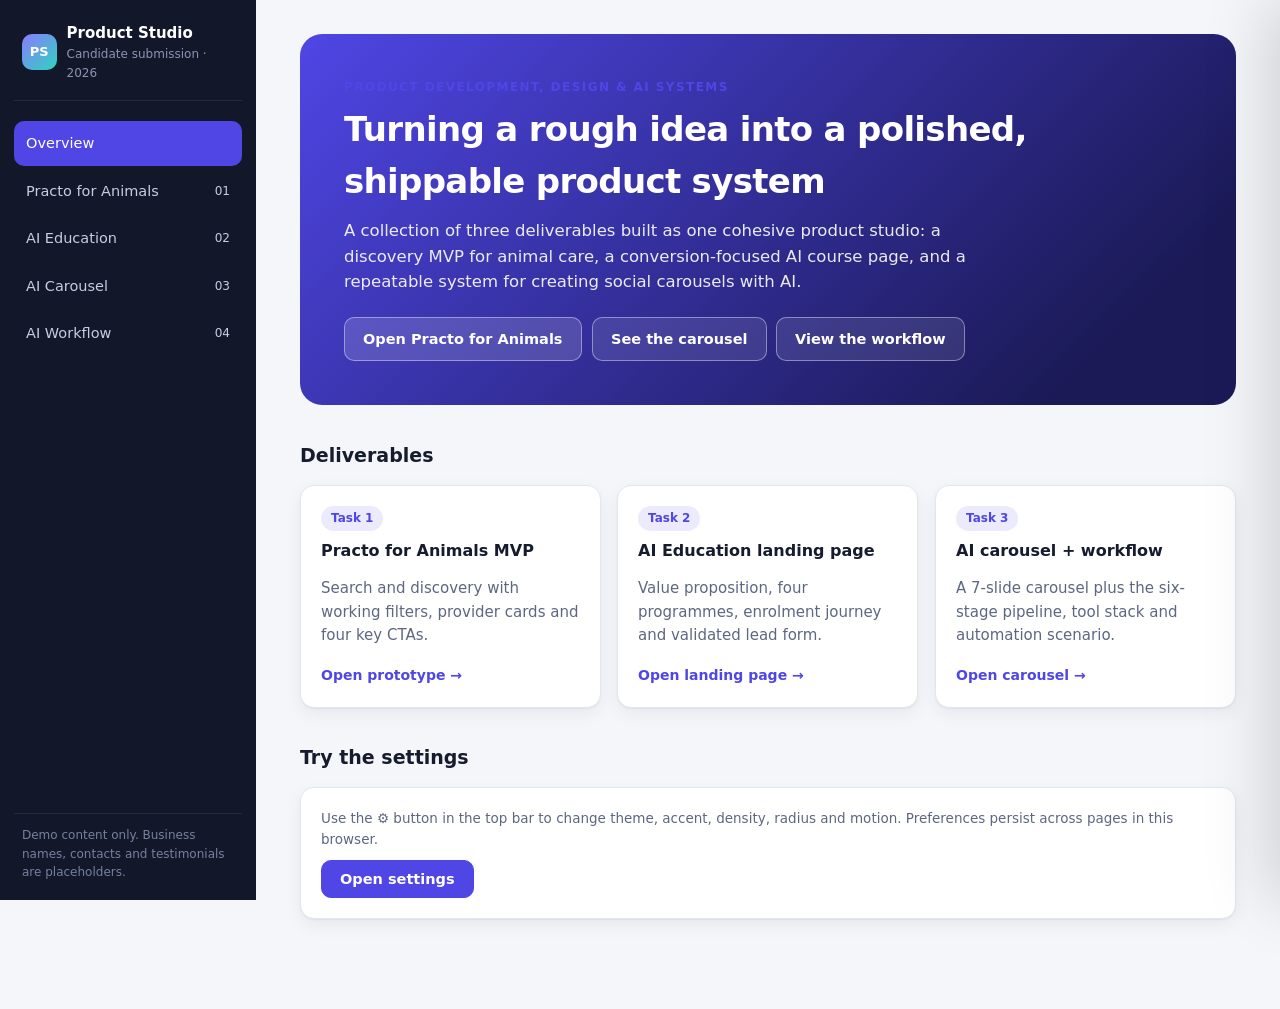
<file: index.html>
﻿<!doctype html>
<html lang="en">
<head>
  <meta charset="utf-8">
  <meta name="viewport" content="width=device-width, initial-scale=1">
  <title>Overview · Product Studio</title>
  <meta name="description" content="Product Studio: MVP design, course landing page, AI carousel system and workflow.">
  <link rel="stylesheet" href="styles.css">
  <script src="settings.js" defer></script>
  <script src="nav.js" defer></script>
  <script src="effects.js" defer></script>
</head>
<body data-page="overview">
<a class="skip" href="#main">Skip to content</a>

<header class="topbar">
  <button class="menu-btn" id="menuBtn" aria-controls="sidebar" aria-expanded="false" aria-label="Open navigation"><span></span><span></span><span></span></button>
  <div class="brand"><span class="logo">PS</span><span>Product Studio</span></div>
  <button class="icon-btn" id="settingsBtn" aria-controls="settingsDrawer" aria-expanded="false" aria-label="Open settings">&#9881;</button>
</header>

<div class="scrim" id="scrim" hidden></div>

<aside class="sidebar" id="sidebar" aria-label="Primary">
  <div class="brand"><span class="logo">PS</span><div><strong>Product Studio</strong><small>Candidate submission · 2026</small></div></div>
  <nav>
    <a href="index.html" data-page="overview"><span>Overview</span></a>
    <a href="practo.html" data-page="practo"><span>Practo for Animals</span><small>01</small></a>
    <a href="education.html" data-page="education"><span>AI Education</span><small>02</small></a>
    <a href="carousel.html" data-page="carousel"><span>AI Carousel</span><small>03</small></a>
    <a href="workflow.html" data-page="workflow"><span>AI Workflow</span><small>04</small></a>
  </nav>
  <p class="side-foot">Demo content only. Business names, contacts and testimonials are placeholders.</p>
</aside>

<div class="settings-scrim" id="settingsScrim" hidden></div>
<aside class="settings-drawer" id="settingsDrawer" aria-label="Display settings" aria-hidden="true">
  <div class="settings-head"><h2>Display settings</h2><button class="link-btn" data-settings-close>Close</button></div>
  <p class="muted small">Saved to this browser.</p>
  <div class="setting"><label for="sTheme">Theme</label>
    <select id="sTheme" data-setting="theme"><option value="auto">Auto</option><option value="light">Light</option><option value="dark">Dark</option></select></div>
  <div class="setting"><label for="sAccent">Accent colour</label>
    <select id="sAccent" data-setting="accent"><option value="section">Per-section</option><option value="indigo">Indigo</option><option value="emerald">Emerald</option><option value="violet">Violet</option><option value="coral">Coral</option><option value="blue">Blue</option></select></div>
  <div class="setting"><label for="sDensity">Density</label>
    <select id="sDensity" data-setting="density"><option value="comfortable">Comfortable</option><option value="compact">Compact</option></select></div>
  <div class="setting"><label for="sRadius">Corner radius</label>
    <select id="sRadius" data-setting="radius"><option value="round">Rounded</option><option value="sharp">Sharp</option></select></div>
  <div class="setting"><label for="sFontSize">Base font size</label>
    <select id="sFontSize" data-setting="fontSize"><option value="sm">Small</option><option value="md">Medium</option><option value="lg">Large</option></select></div>
  <div class="setting"><label class="toggle"><input type="checkbox" data-setting="motion" id="sMotion"> <span>Reduce motion</span></label></div>
  <div class="setting"><label class="toggle"><input type="checkbox" data-setting="showHints" id="sHints"> <span>Show helper hints</span></label></div>
  <button class="btn ghost full" data-settings-reset>Reset to defaults</button>
</aside>

<main id="main">
  <section class="hero hero-overview">
    <p class="eyebrow">Product Development, Design &amp; AI Systems</p>
    <h1>Turning a rough idea into a polished, shippable product system</h1>
    <p class="hero-lead">A collection of three deliverables built as one cohesive product studio: a discovery MVP for animal care, a conversion-focused AI course page, and a repeatable system for creating social carousels with AI.</p>
    <div class="hero-actions">
      <a class="btn light" href="practo.html">Open Practo for Animals</a>
      <a class="btn ghost-light" href="carousel.html">See the carousel</a>
      <a class="btn ghost-light" href="workflow.html">View the workflow</a>
    </div>
  </section>

  <h2>Deliverables</h2>
  <div class="grid g3">
    <a class="card deliv" href="practo.html">
      <span class="tag">Task 1</span>
      <h3>Practo for Animals MVP</h3>
      <p class="muted">Search and discovery with working filters, provider cards and four key CTAs.</p>
      <span class="more">Open prototype →</span>
    </a>
    <a class="card deliv" href="education.html">
      <span class="tag">Task 2</span>
      <h3>AI Education landing page</h3>
      <p class="muted">Value proposition, four programmes, enrolment journey and validated lead form.</p>
      <span class="more">Open landing page →</span>
    </a>
    <a class="card deliv" href="carousel.html">
      <span class="tag">Task 3</span>
      <h3>AI carousel + workflow</h3>
      <p class="muted">A 7-slide carousel plus the six-stage pipeline, tool stack and automation scenario.</p>
      <span class="more">Open carousel →</span>
    </a>
  </div>

  <h2>Try the settings</h2>
  <div class="card">
    <p class="muted small" data-hint>Use the ⚙ button in the top bar to change theme, accent, density, radius and motion. Preferences persist across pages in this browser.</p>
    <button class="btn" type="button" id="openSettings">Open settings</button>
  </div>
</main>

<script>
  document.getElementById("openSettings")?.addEventListener("click", () => {
    document.getElementById("settingsBtn")?.click();
  });
</script>
</body>
</html>
</file>
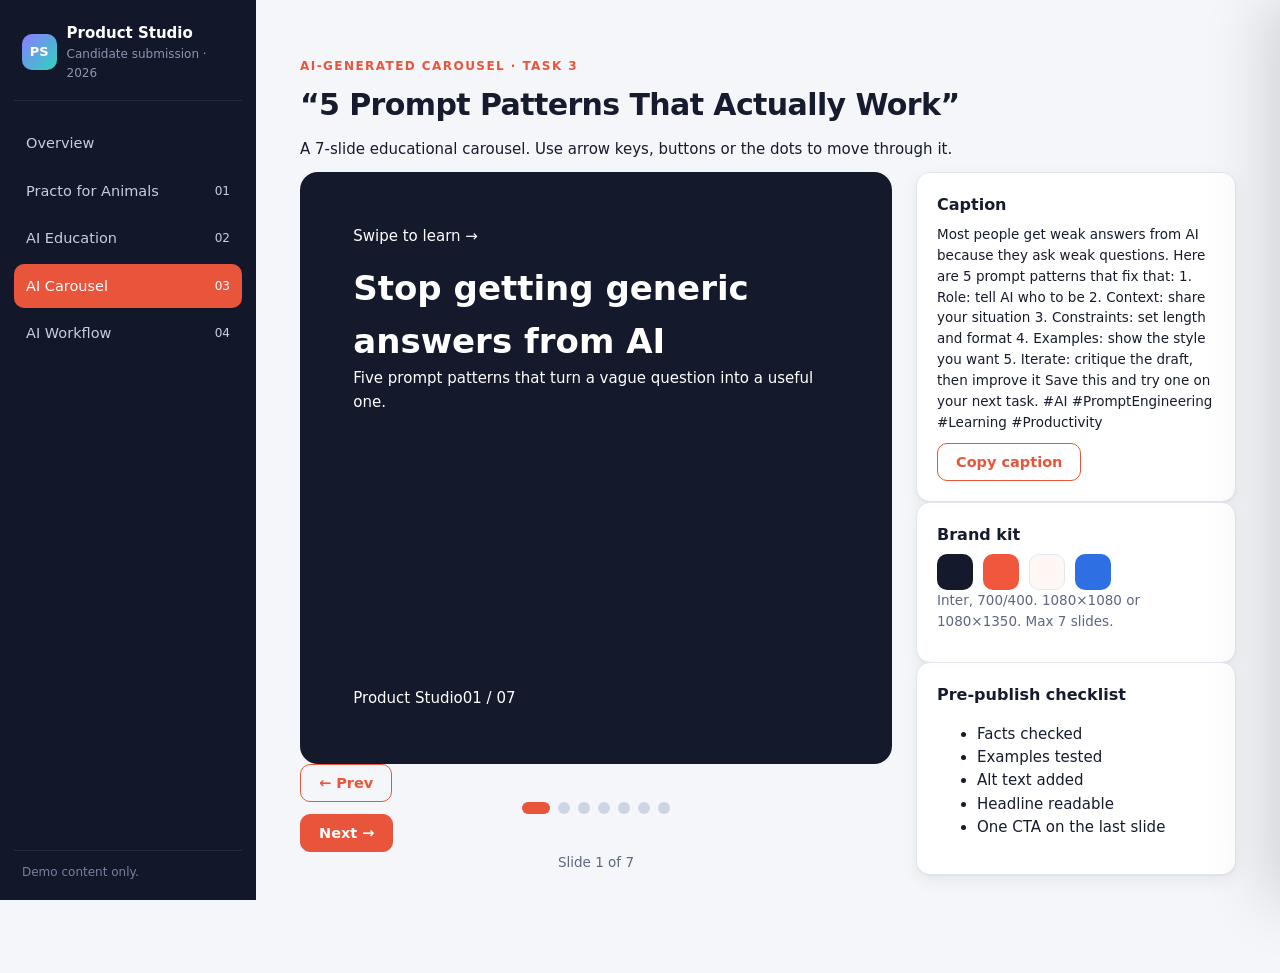
<file: carousel.html>
﻿<!doctype html>
<html lang="en">
<head>
  <meta charset="utf-8">
  <meta name="viewport" content="width=device-width, initial-scale=1">
  <title>AI Carousel · Product Studio</title>
  <link rel="stylesheet" href="styles.css">
  <script src="settings.js" defer></script>
  <script src="nav.js" defer></script>
  <script src="carousel.js" defer></script>
  <script src="effects.js" defer></script>`n</head>
<body data-page="carousel">
<a class="skip" href="#main">Skip to content</a>

<header class="topbar">
  <button class="menu-btn" id="menuBtn" aria-controls="sidebar" aria-expanded="false" aria-label="Open navigation"><span></span><span></span><span></span></button>
  <div class="brand"><span class="logo">PS</span><span>Product Studio</span></div>
  <button class="icon-btn" id="settingsBtn" aria-controls="settingsDrawer" aria-expanded="false" aria-label="Open settings">&#9881;</button>
</header>

<div class="scrim" id="scrim" hidden></div>

<aside class="sidebar" id="sidebar" aria-label="Primary">
  <div class="brand"><span class="logo">PS</span><div><strong>Product Studio</strong><small>Candidate submission · 2026</small></div></div>
  <nav>
    <a href="index.html" data-page="overview"><span>Overview</span></a>
    <a href="practo.html" data-page="practo"><span>Practo for Animals</span><small>01</small></a>
    <a href="education.html" data-page="education"><span>AI Education</span><small>02</small></a>
    <a href="carousel.html" data-page="carousel"><span>AI Carousel</span><small>03</small></a>
    <a href="workflow.html" data-page="workflow"><span>AI Workflow</span><small>04</small></a>
  </nav>
  <p class="side-foot">Demo content only.</p>
</aside>

<div class="settings-scrim" id="settingsScrim" hidden></div>
<aside class="settings-drawer" id="settingsDrawer" aria-label="Display settings" aria-hidden="true">
  <div class="settings-head"><h2>Display settings</h2><button class="link-btn" data-settings-close>Close</button></div>
  <p class="muted small">Saved to this browser.</p>
  <div class="setting"><label for="sTheme">Theme</label>
    <select id="sTheme" data-setting="theme"><option value="auto">Auto</option><option value="light">Light</option><option value="dark">Dark</option></select></div>
  <div class="setting"><label for="sAccent">Accent colour</label>
    <select id="sAccent" data-setting="accent"><option value="section">Per-section</option><option value="indigo">Indigo</option><option value="emerald">Emerald</option><option value="violet">Violet</option><option value="coral">Coral</option><option value="blue">Blue</option></select></div>
  <div class="setting"><label for="sDensity">Density</label>
    <select id="sDensity" data-setting="density"><option value="comfortable">Comfortable</option><option value="compact">Compact</option></select></div>
  <div class="setting"><label for="sRadius">Corner radius</label>
    <select id="sRadius" data-setting="radius"><option value="round">Rounded</option><option value="sharp">Sharp</option></select></div>
  <div class="setting"><label for="sFontSize">Base font size</label>
    <select id="sFontSize" data-setting="fontSize"><option value="sm">Small</option><option value="md">Medium</option><option value="lg">Large</option></select></div>
  <div class="setting"><label class="toggle"><input type="checkbox" data-setting="motion" id="sMotion"> <span>Reduce motion</span></label></div>
  <div class="setting"><label class="toggle"><input type="checkbox" data-setting="showHints" id="sHints"> <span>Show helper hints</span></label></div>
  <button class="btn ghost full" data-settings-reset>Reset to defaults</button>
</aside>

<main id="main">
  <p class="eyebrow">AI-generated carousel · Task 3</p>
  <h1>“5 Prompt Patterns That Actually Work”</h1>
  <p class="lead">A 7-slide educational carousel. Use arrow keys, buttons or the dots to move through it.</p>

  <div class="carousel-layout">
    <div>
      <div class="carousel">
        <div class="slide-frame" id="slideFrame" aria-live="polite"></div>
      </div>
      <div class="carousel-nav">
        <button class="btn ghost" id="prevSlide" type="button">← Prev</button>
        <div class="dots" id="dots" role="group" aria-label="Choose slide"></div>
        <button class="btn" id="nextSlide" type="button">Next →</button>
      </div>
      <p class="muted small center" id="slideCount"></p>
    </div>

    <aside class="carousel-side">
      <div class="card">
        <h3>Caption</h3>
        <p class="small caption" id="caption"></p>
        <button class="btn ghost" id="copyCaption" type="button">Copy caption</button>
        <span class="muted small" id="copyMsg" role="status"></span>
      </div>
      <div class="card">
        <h3>Brand kit</h3>
        <div class="swatches">
          <span style="background:#141a2b"></span>
          <span style="background:#f0573c"></span>
          <span style="background:#fff7f4;border:1px solid #e3e7f0"></span>
          <span style="background:#2f6fe4"></span>
        </div>
        <p class="muted small">Inter, 700/400. 1080×1080 or 1080×1350. Max 7 slides.</p>
      </div>
      <div class="card">
        <h3>Pre-publish checklist</h3>
        <ul class="check">
          <li>Facts checked</li><li>Examples tested</li><li>Alt text added</li><li>Headline readable</li><li>One CTA on the last slide</li>
        </ul>
      </div>
    </aside>
  </div>
</main>

<template id="tpl-slide">
  <div class="slide">
    <div>
      <div class="s-kicker"></div>
      <h4></h4>
      <p></p>
      <div class="s-ex" hidden></div>
    </div>
    <div class="s-foot"><span class="s-brand">Product Studio</span><span class="s-count"></span></div>
  </div>
</template>
</body>
</html>
</file>
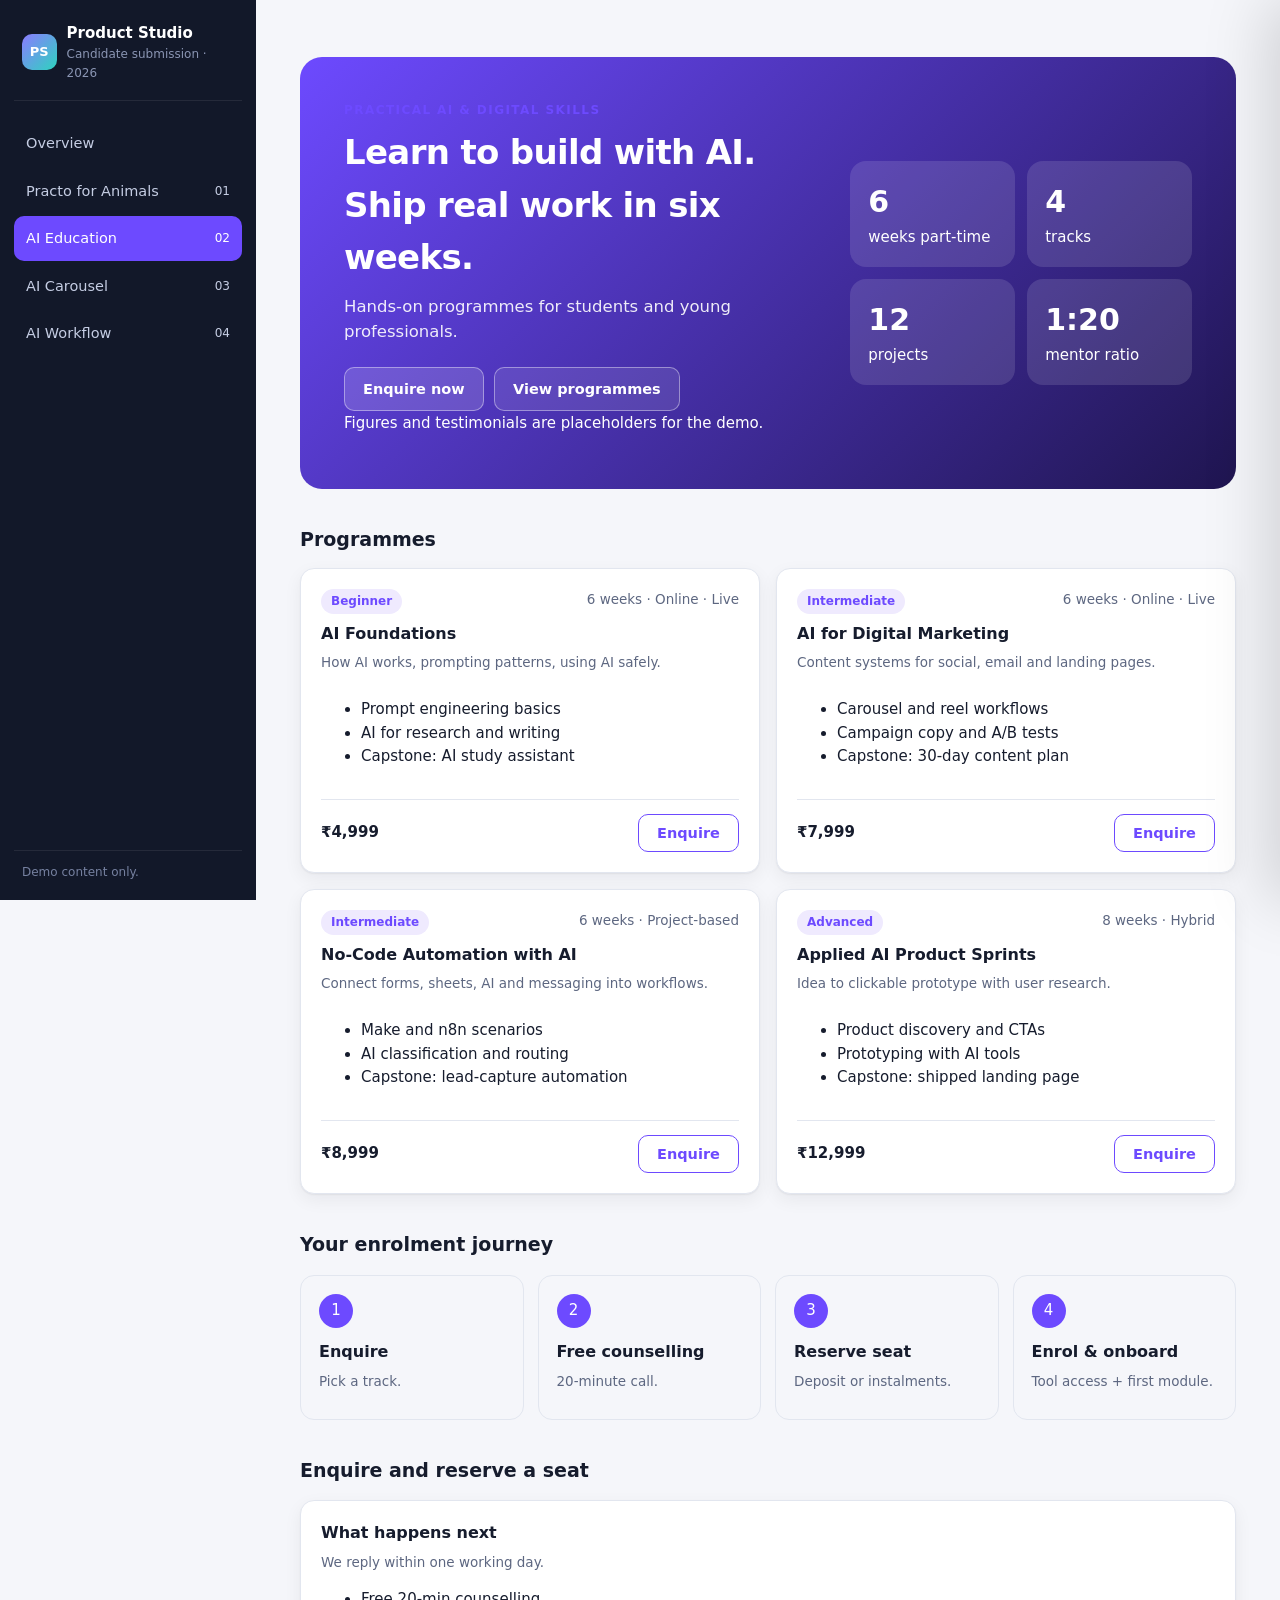
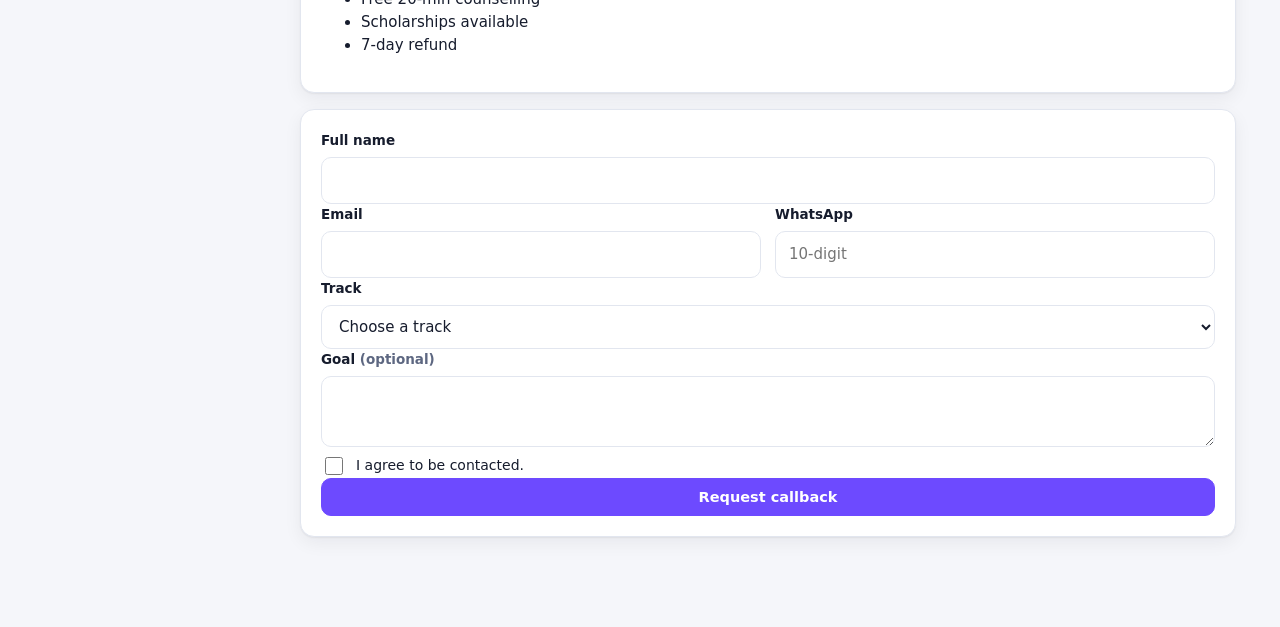
<file: education.html>
﻿<!doctype html>
<html lang="en">
<head>
  <meta charset="utf-8">
  <meta name="viewport" content="width=device-width, initial-scale=1">
  <title>AI Education · Product Studio</title>
  <link rel="stylesheet" href="styles.css">
  <script src="settings.js" defer></script>
  <script src="nav.js" defer></script>
  <script src="education.js" defer></script>
  <script src="effects.js" defer></script>`n</head>
<body data-page="education">
<a class="skip" href="#main">Skip to content</a>

<header class="topbar">
  <button class="menu-btn" id="menuBtn" aria-controls="sidebar" aria-expanded="false" aria-label="Open navigation"><span></span><span></span><span></span></button>
  <div class="brand"><span class="logo">PS</span><span>Product Studio</span></div>
  <button class="icon-btn" id="settingsBtn" aria-controls="settingsDrawer" aria-expanded="false" aria-label="Open settings">&#9881;</button>
</header>

<div class="scrim" id="scrim" hidden></div>

<aside class="sidebar" id="sidebar" aria-label="Primary">
  <div class="brand"><span class="logo">PS</span><div><strong>Product Studio</strong><small>Candidate submission · 2026</small></div></div>
  <nav>
    <a href="index.html" data-page="overview"><span>Overview</span></a>
    <a href="practo.html" data-page="practo"><span>Practo for Animals</span><small>01</small></a>
    <a href="education.html" data-page="education"><span>AI Education</span><small>02</small></a>
    <a href="carousel.html" data-page="carousel"><span>AI Carousel</span><small>03</small></a>
    <a href="workflow.html" data-page="workflow"><span>AI Workflow</span><small>04</small></a>
  </nav>
  <p class="side-foot">Demo content only.</p>
</aside>

<div class="settings-scrim" id="settingsScrim" hidden></div>
<aside class="settings-drawer" id="settingsDrawer" aria-label="Display settings" aria-hidden="true">
  <div class="settings-head"><h2>Display settings</h2><button class="link-btn" data-settings-close>Close</button></div>
  <p class="muted small">Saved to this browser.</p>
  <div class="setting"><label for="sTheme">Theme</label>
    <select id="sTheme" data-setting="theme"><option value="auto">Auto</option><option value="light">Light</option><option value="dark">Dark</option></select></div>
  <div class="setting"><label for="sAccent">Accent colour</label>
    <select id="sAccent" data-setting="accent"><option value="section">Per-section</option><option value="indigo">Indigo</option><option value="emerald">Emerald</option><option value="violet">Violet</option><option value="coral">Coral</option><option value="blue">Blue</option></select></div>
  <div class="setting"><label for="sDensity">Density</label>
    <select id="sDensity" data-setting="density"><option value="comfortable">Comfortable</option><option value="compact">Compact</option></select></div>
  <div class="setting"><label for="sRadius">Corner radius</label>
    <select id="sRadius" data-setting="radius"><option value="round">Rounded</option><option value="sharp">Sharp</option></select></div>
  <div class="setting"><label for="sFontSize">Base font size</label>
    <select id="sFontSize" data-setting="fontSize"><option value="sm">Small</option><option value="md">Medium</option><option value="lg">Large</option></select></div>
  <div class="setting"><label class="toggle"><input type="checkbox" data-setting="motion" id="sMotion"> <span>Reduce motion</span></label></div>
  <div class="setting"><label class="toggle"><input type="checkbox" data-setting="showHints" id="sHints"> <span>Show helper hints</span></label></div>
  <button class="btn ghost full" data-settings-reset>Reset to defaults</button>
</aside>

<main id="main">
  <section class="hero hero-edu">
    <div class="hero-copy">
      <p class="eyebrow">Practical AI &amp; digital skills</p>
      <h1>Learn to build with AI. Ship real work in six weeks.</h1>
      <p class="hero-lead">Hands-on programmes for students and young professionals.</p>
      <div class="hero-actions">
        <a class="btn light" href="#enrol">Enquire now</a>
        <a class="btn ghost-light" href="#programmes">View programmes</a>
      </div>
      <p class="fine" data-hint>Figures and testimonials are placeholders for the demo.</p>
    </div>
    <ul class="edu-stats" aria-label="Key figures">
      <li><b>6</b><span>weeks part-time</span></li>
      <li><b>4</b><span>tracks</span></li>
      <li><b>12</b><span>projects</span></li>
      <li><b>1:20</b><span>mentor ratio</span></li>
    </ul>
  </section>

  <h2 id="programmes">Programmes</h2>
  <div class="grid g2 programmes" id="programmeGrid"></div>

  <h2>Your enrolment journey</h2>
  <ol class="journey">
    <li><span>1</span><div><h3>Enquire</h3><p class="muted small">Pick a track.</p></div></li>
    <li><span>2</span><div><h3>Free counselling</h3><p class="muted small">20-minute call.</p></div></li>
    <li><span>3</span><div><h3>Reserve seat</h3><p class="muted small">Deposit or instalments.</p></div></li>
    <li><span>4</span><div><h3>Enrol &amp; onboard</h3><p class="muted small">Tool access + first module.</p></div></li>
  </ol>

  <h2 id="enrol">Enquire and reserve a seat</h2>
  <div class="grid enrol-grid">
    <div class="card enrol-side">
      <h3>What happens next</h3>
      <p class="muted small">We reply within one working day.</p>
      <ul class="ticks"><li>Free 20-min counselling</li><li>Scholarships available</li><li>7-day refund</li></ul>
    </div>
    <form class="card form" id="enrolForm" novalidate>
      <div class="field"><label for="eName">Full name</label><input id="eName" autocomplete="name" required><p class="err" id="eNameErr"></p></div>
      <div class="form-2">
        <div class="field"><label for="eEmail">Email</label><input id="eEmail" type="email" autocomplete="email" required><p class="err" id="eEmailErr"></p></div>
        <div class="field"><label for="ePhone">WhatsApp</label><input id="ePhone" type="tel" inputmode="numeric" autocomplete="tel" placeholder="10-digit" required><p class="err" id="ePhoneErr"></p></div>
      </div>
      <div class="field"><label for="eTrack">Track</label>
        <select id="eTrack" required>
          <option value="">Choose a track</option>
          <option>AI Foundations</option>
          <option>AI for Digital Marketing</option>
          <option>No-Code Automation with AI</option>
          <option>Applied AI Product Sprints</option>
        </select>
        <p class="err" id="eTrackErr"></p>
      </div>
      <div class="field"><label for="eGoal">Goal <span class="muted">(optional)</span></label><textarea id="eGoal" rows="2"></textarea></div>
      <label class="toggle"><input type="checkbox" id="eConsent"> <span>I agree to be contacted.</span></label>
      <p class="err" id="eConsentErr"></p>
      <button class="btn full" type="submit">Request callback</button>
      <div class="ok" id="enrolOk" hidden role="status">
        <b>Thanks, we’ve got your enquiry.</b>
        <p class="small">Demo mode: nothing was sent.</p>
      </div>
    </form>
  </div>
</main>

<template id="tpl-programme">
  <article class="card prog">
    <div class="prog-top"><span class="tag p-tag"></span><span class="muted small p-meta"></span></div>
    <h3 class="p-title"></h3>
    <p class="muted small p-desc"></p>
    <ul class="ticks p-list"></ul>
    <div class="prog-foot"><b class="p-price"></b><button class="btn ghost p-btn" type="button">Enquire</button></div>
  </article>
</template>
</body>
</html>
</file>
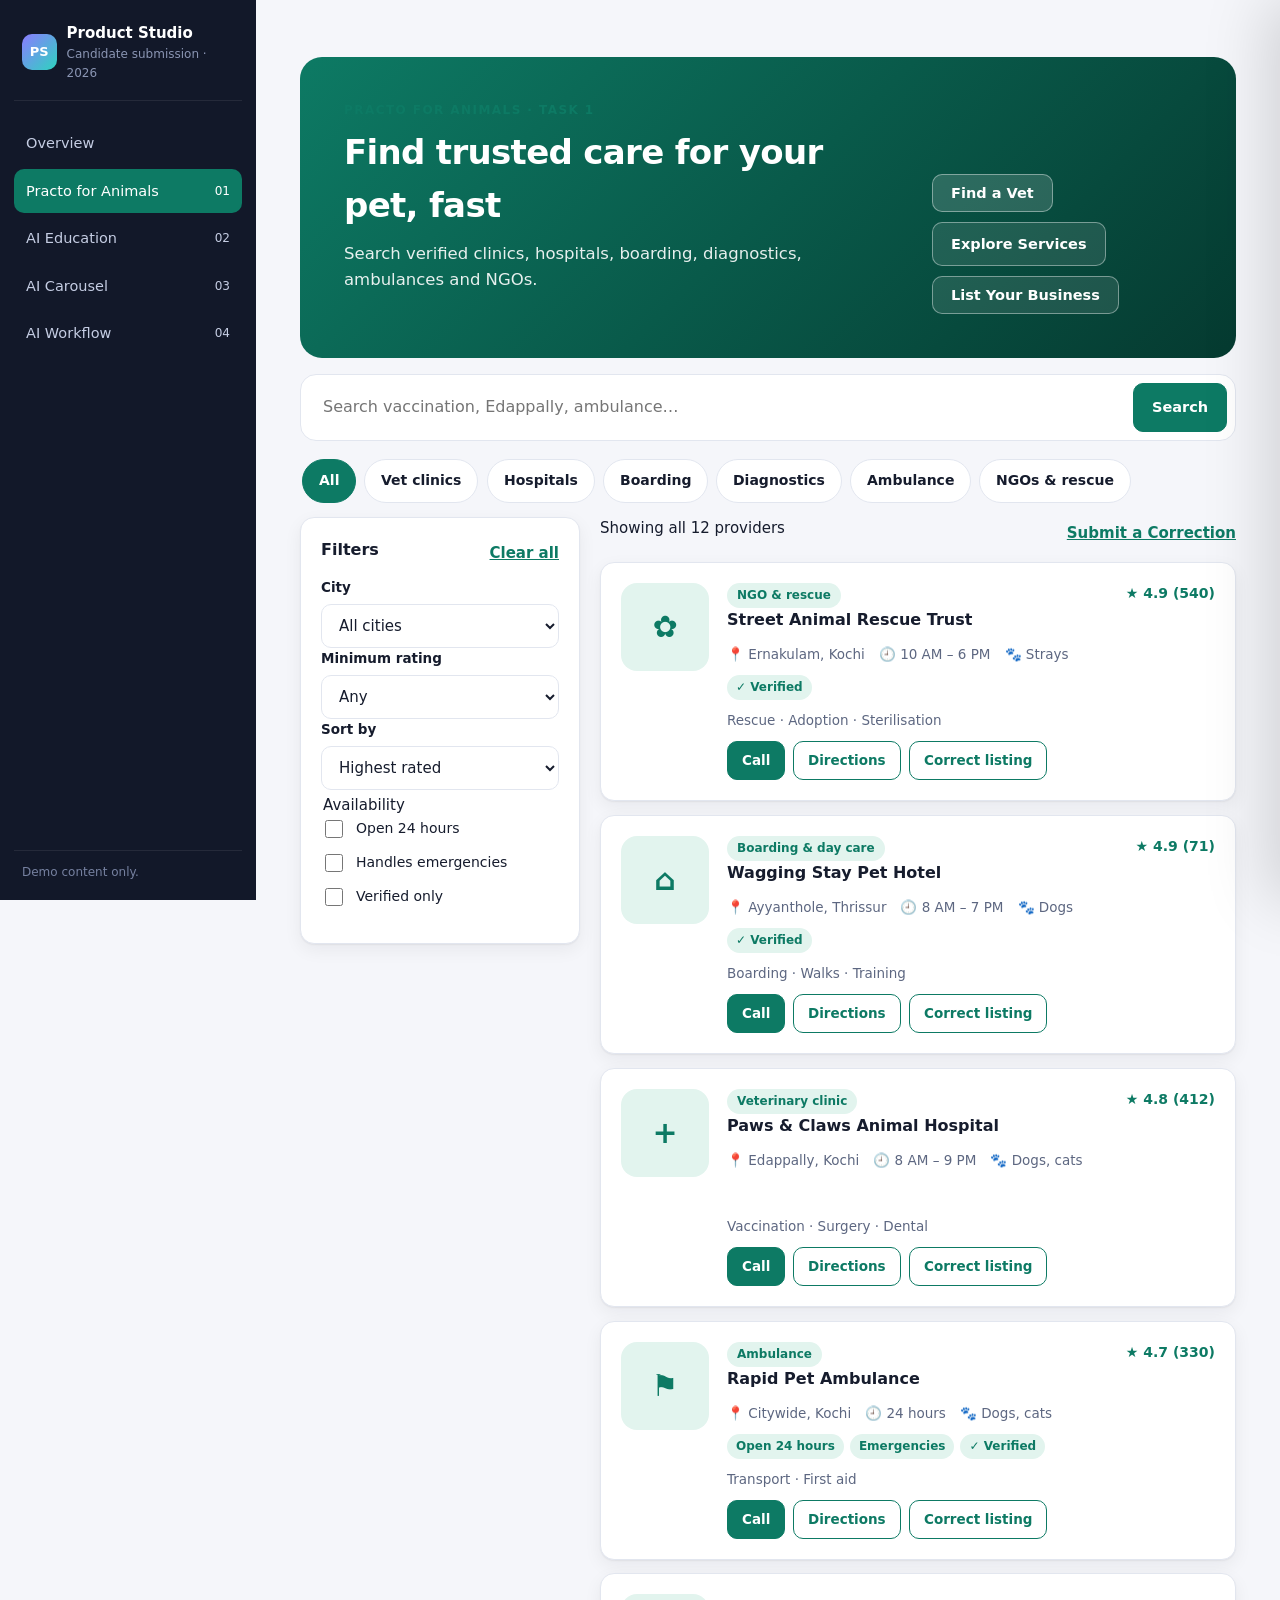
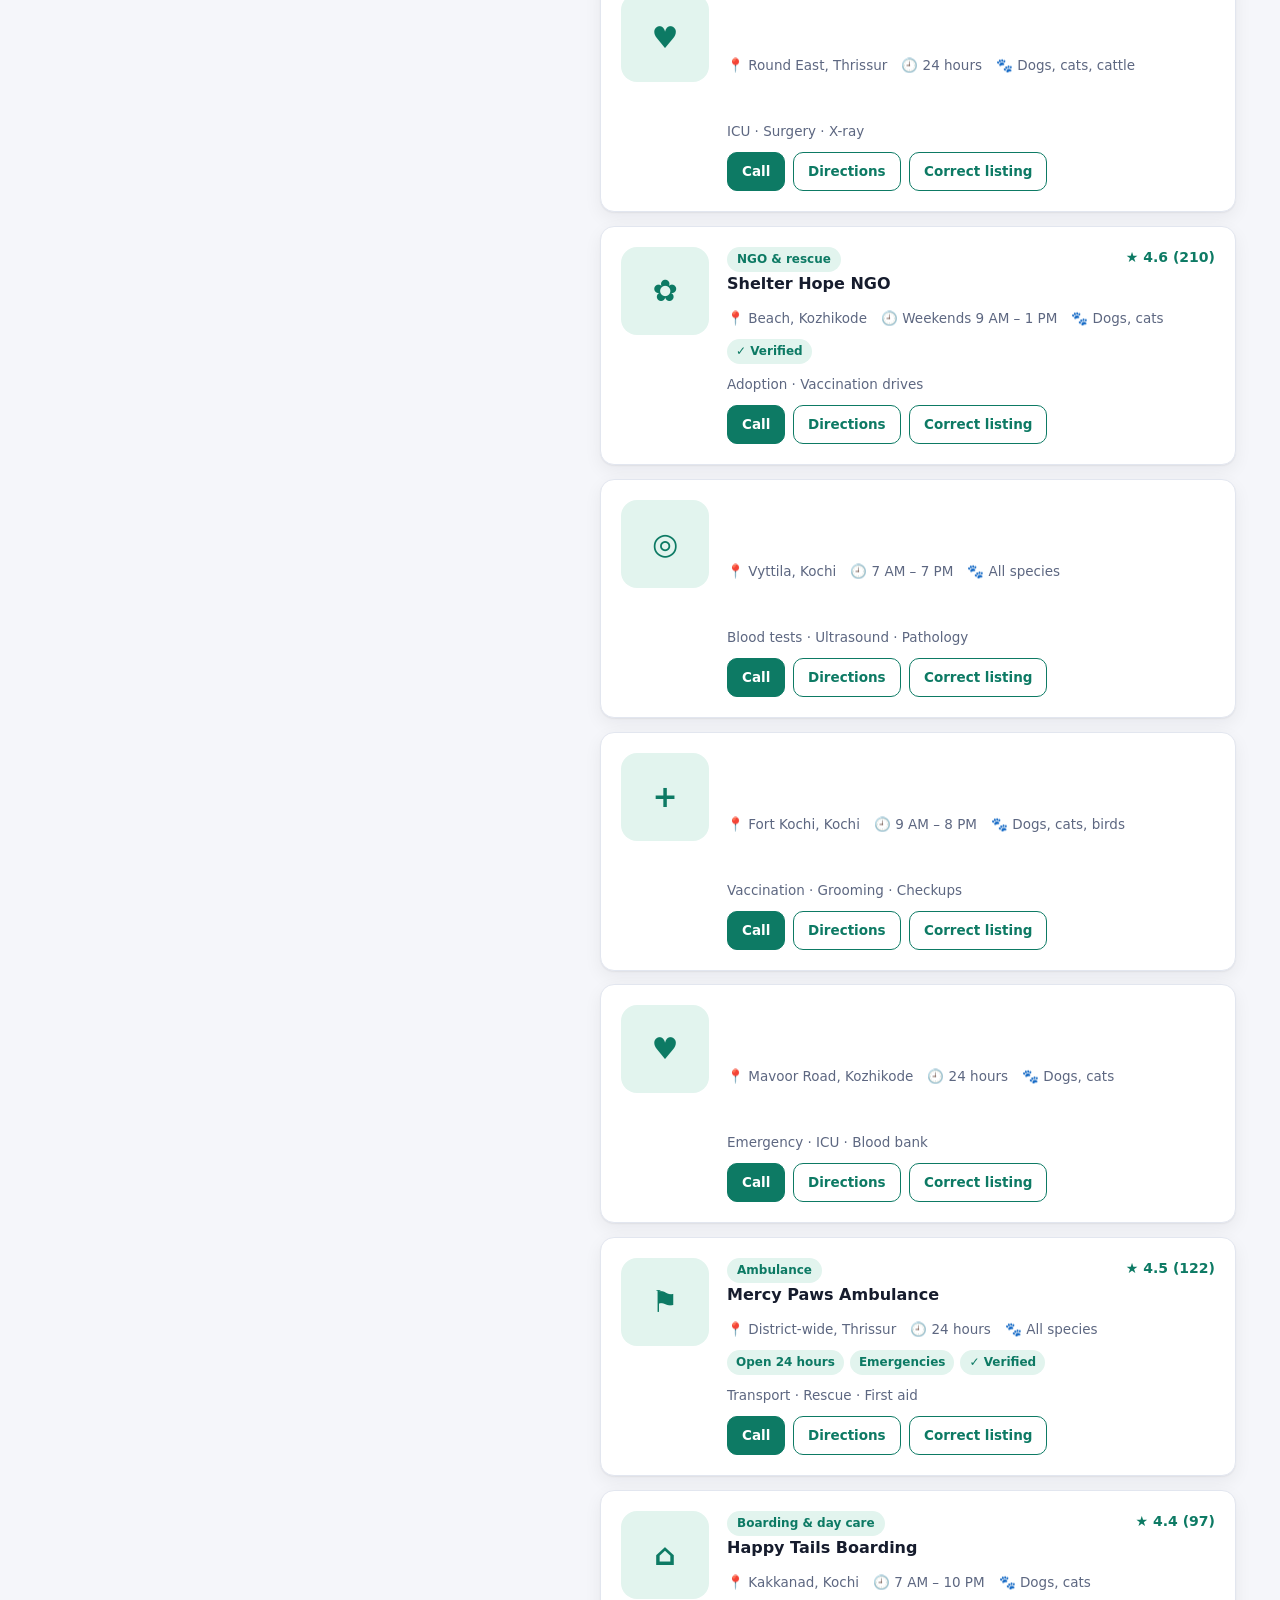
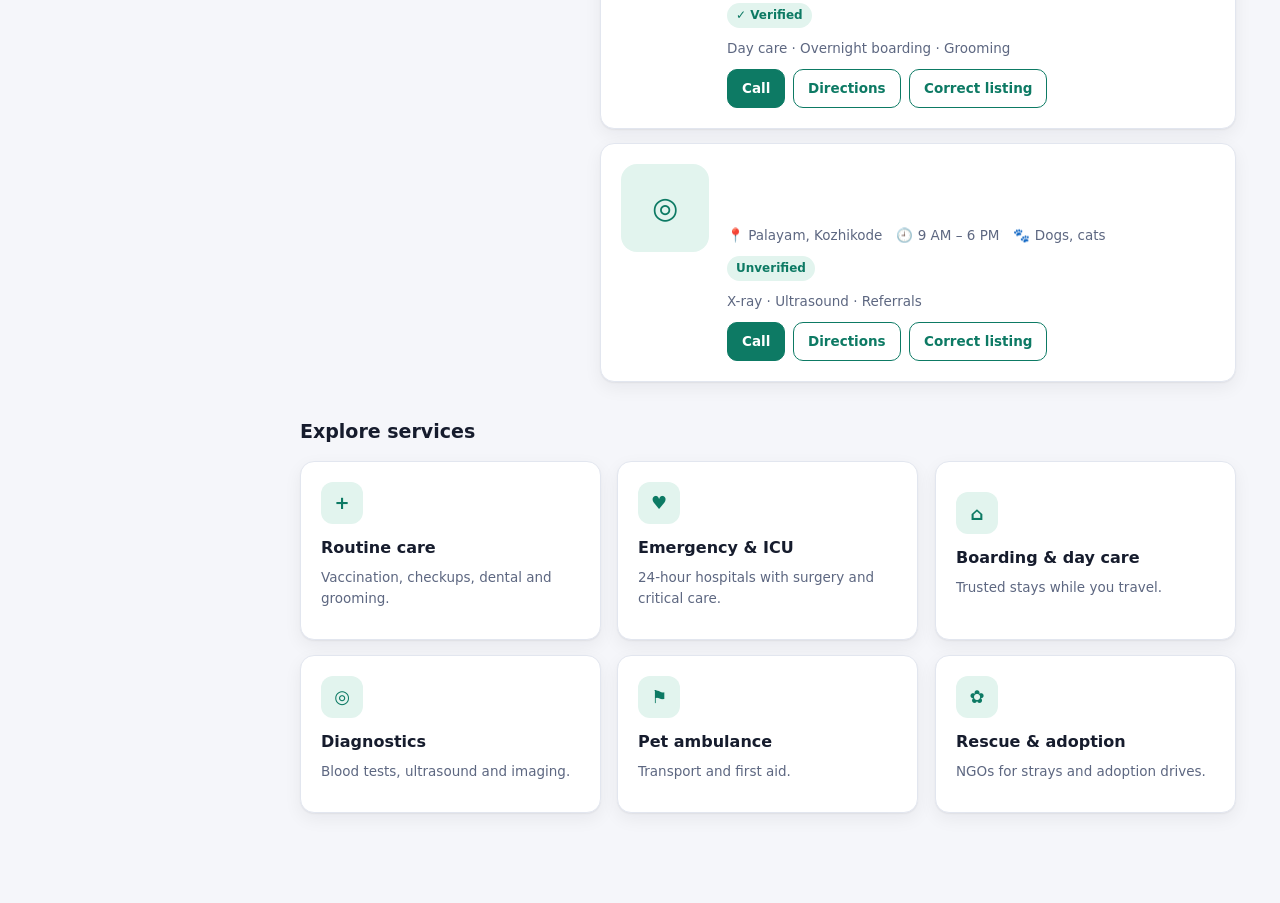
<file: practo.html>
﻿<!doctype html>
<html lang="en">
<head>
  <meta charset="utf-8">
  <meta name="viewport" content="width=device-width, initial-scale=1">
  <title>Practo for Animals · Product Studio</title>
  <link rel="stylesheet" href="styles.css">
  <script src="settings.js" defer></script>
  <script src="nav.js" defer></script>
  <script src="practo.js" defer></script>
  <script src="effects.js" defer></script>`n</head>
<body data-page="practo">
<a class="skip" href="#main">Skip to content</a>

<header class="topbar">
  <button class="menu-btn" id="menuBtn" aria-controls="sidebar" aria-expanded="false" aria-label="Open navigation"><span></span><span></span><span></span></button>
  <div class="brand"><span class="logo">PS</span><span>Product Studio</span></div>
  <button class="icon-btn" id="settingsBtn" aria-controls="settingsDrawer" aria-expanded="false" aria-label="Open settings">&#9881;</button>
</header>

<div class="scrim" id="scrim" hidden></div>

<aside class="sidebar" id="sidebar" aria-label="Primary">
  <div class="brand"><span class="logo">PS</span><div><strong>Product Studio</strong><small>Candidate submission · 2026</small></div></div>
  <nav>
    <a href="index.html" data-page="overview"><span>Overview</span></a>
    <a href="practo.html" data-page="practo"><span>Practo for Animals</span><small>01</small></a>
    <a href="education.html" data-page="education"><span>AI Education</span><small>02</small></a>
    <a href="carousel.html" data-page="carousel"><span>AI Carousel</span><small>03</small></a>
    <a href="workflow.html" data-page="workflow"><span>AI Workflow</span><small>04</small></a>
  </nav>
  <p class="side-foot">Demo content only.</p>
</aside>

<div class="settings-scrim" id="settingsScrim" hidden></div>
<aside class="settings-drawer" id="settingsDrawer" aria-label="Display settings" aria-hidden="true">
  <div class="settings-head"><h2>Display settings</h2><button class="link-btn" data-settings-close>Close</button></div>
  <p class="muted small">Saved to this browser.</p>
  <div class="setting"><label for="sTheme">Theme</label>
    <select id="sTheme" data-setting="theme"><option value="auto">Auto</option><option value="light">Light</option><option value="dark">Dark</option></select></div>
  <div class="setting"><label for="sAccent">Accent colour</label>
    <select id="sAccent" data-setting="accent"><option value="section">Per-section</option><option value="indigo">Indigo</option><option value="emerald">Emerald</option><option value="violet">Violet</option><option value="coral">Coral</option><option value="blue">Blue</option></select></div>
  <div class="setting"><label for="sDensity">Density</label>
    <select id="sDensity" data-setting="density"><option value="comfortable">Comfortable</option><option value="compact">Compact</option></select></div>
  <div class="setting"><label for="sRadius">Corner radius</label>
    <select id="sRadius" data-setting="radius"><option value="round">Rounded</option><option value="sharp">Sharp</option></select></div>
  <div class="setting"><label for="sFontSize">Base font size</label>
    <select id="sFontSize" data-setting="fontSize"><option value="sm">Small</option><option value="md">Medium</option><option value="lg">Large</option></select></div>
  <div class="setting"><label class="toggle"><input type="checkbox" data-setting="motion" id="sMotion"> <span>Reduce motion</span></label></div>
  <div class="setting"><label class="toggle"><input type="checkbox" data-setting="showHints" id="sHints"> <span>Show helper hints</span></label></div>
  <div class="setting"><label class="toggle"><input type="checkbox" data-setting="stickyFilters" id="sSticky"> <span>Sticky filter rail</span></label></div>
  <div class="setting"><label class="toggle"><input type="checkbox" data-setting="autoScrollResults" id="sAutoScroll"> <span>Auto-scroll to results</span></label></div>
  <button class="btn ghost full" data-settings-reset>Reset to defaults</button>
</aside>

<main id="main">
  <section class="hero hero-practo">
    <div>
      <p class="eyebrow">Practo for Animals · Task 1</p>
      <h1>Find trusted care for your pet, fast</h1>
      <p class="hero-lead">Search verified clinics, hospitals, boarding, diagnostics, ambulances and NGOs.</p>
    </div>
    <div class="hero-actions stack">
      <button class="btn light" id="ctaFindVet" type="button">Find a Vet</button>
      <a class="btn ghost-light" href="#services">Explore Services</a>
      <button class="btn ghost-light" id="ctaList" type="button">List Your Business</button>
    </div>
  </section>

  <form class="searchbar" id="searchForm" role="search" aria-label="Search providers">
    <label class="sr" for="q">Search</label>
    <input id="q" type="search" placeholder="Search vaccination, Edappally, ambulance…" autocomplete="off">
    <button class="btn" type="submit">Search</button>
  </form>

  <div class="chips" id="typeChips" role="group" aria-label="Provider type"></div>

  <div class="practo-layout">
    <aside class="card filters" id="filterRail" aria-label="Filters">
      <div class="filters-head"><h3>Filters</h3><button class="link-btn" id="clearFilters" type="button">Clear all</button></div>
      <div class="field"><label for="fCity">City</label>
        <select id="fCity"><option value="all">All cities</option><option>Kochi</option><option>Thrissur</option><option>Kozhikode</option></select></div>
      <div class="field"><label for="fRating">Minimum rating</label>
        <select id="fRating"><option value="0">Any</option><option value="4.5">4.5+</option><option value="4.7">4.7+</option></select></div>
      <div class="field"><label for="fSort">Sort by</label>
        <select id="fSort"><option value="rating">Highest rated</option><option value="reviews">Most reviewed</option><option value="name">Name</option></select></div>
      <fieldset class="toggles">
        <legend>Availability</legend>
        <label class="toggle"><input type="checkbox" id="fOpen"> <span>Open 24 hours</span></label>
        <label class="toggle"><input type="checkbox" id="fEmergency"> <span>Handles emergencies</span></label>
        <label class="toggle"><input type="checkbox" id="fVerified"> <span>Verified only</span></label>
      </fieldset>
    </aside>

    <div class="results">
      <div class="results-bar">
        <p id="resultCount" aria-live="polite">Showing all providers</p>
        <button class="link-btn" id="ctaCorrect" type="button">Submit a Correction</button>
      </div>
      <div id="providerGrid" class="provider-grid"></div>
      <div id="emptyState" class="empty" hidden>
        <h3>No providers match</h3>
        <button class="btn ghost" id="emptyReset" type="button">Reset filters</button>
      </div>
    </div>
  </div>

  <h2 id="services">Explore services</h2>
  <div class="grid g3 services" id="serviceTiles"></div>
</main>

<template id="tpl-provider">
  <article class="prov">
    <div class="prov-thumb" aria-hidden="true"></div>
    <div>
      <div class="prov-top">
        <div><span class="tag"></span><h3></h3></div>
        <div class="rating"><span class="r-num"></span> <span class="r-count"></span></div>
      </div>
      <div class="meta">
        <span class="m-area"></span><span class="m-hours"></span><span class="m-species"></span>
      </div>
      <div class="badges"></div>
      <p class="small muted services-line"></p>
      <div class="prov-actions">
        <a class="btn call-btn">Call</a>
        <a class="btn ghost dir-btn" target="_blank" rel="noopener">Directions</a>
        <button class="btn ghost correct-btn" type="button">Correct listing</button>
      </div>
    </div>
  </article>
</template>

<template id="tpl-chip"><button class="chip" type="button"></button></template>

<template id="tpl-service">
  <button class="card svc" type="button">
    <span class="svc-ico"></span>
    <h3 class="svc-title"></h3>
    <p class="muted small svc-copy"></p>
  </button>
</template>

<dialog id="listDlg" class="dlg" aria-labelledby="listTitle">
  <form method="dialog" class="dlg-form" id="listForm" novalidate>
    <h2 id="listTitle">List your business</h2>
    <p class="muted small">Free to list. We verify each listing.</p>
    <div class="field"><label for="lName">Business name</label><input id="lName" required></div>
    <div class="form-2">
      <div class="field"><label for="lType">Type</label>
        <select id="lType"><option>Vet clinic</option><option>Animal hospital</option><option>Boarding</option><option>Diagnostics</option><option>Ambulance</option><option>NGO</option></select></div>
      <div class="field"><label for="lCity">City</label><input id="lCity" required></div>
    </div>
    <div class="field"><label for="lPhone">Phone</label><input id="lPhone" type="tel" required></div>
    <p class="ok-inline" id="listMsg" role="status"></p>
    <div class="dlg-actions">
      <button class="btn ghost" type="button" data-close>Close</button>
      <button class="btn" type="button" id="listSubmit">Submit listing</button>
    </div>
  </form>
</dialog>

<dialog id="corrDlg" class="dlg" aria-labelledby="corrTitle">
  <form method="dialog" class="dlg-form" id="corrForm" novalidate>
    <h2 id="corrTitle">Submit a correction</h2>
    <div class="field"><label for="cName">Listing name</label><input id="cName" required></div>
    <div class="field"><label for="cIssue">What needs fixing?</label>
      <select id="cIssue"><option>Phone number</option><option>Opening hours</option><option>Closed permanently</option><option>Other</option></select></div>
    <div class="field"><label for="cNote">Details</label><textarea id="cNote" rows="3"></textarea></div>
    <p class="ok-inline" id="corrMsg" role="status"></p>
    <div class="dlg-actions">
      <button class="btn ghost" type="button" data-close>Close</button>
      <button class="btn" type="button" id="corrSubmit">Send correction</button>
    </div>
  </form>
</dialog>
</body>
</html>
</file>
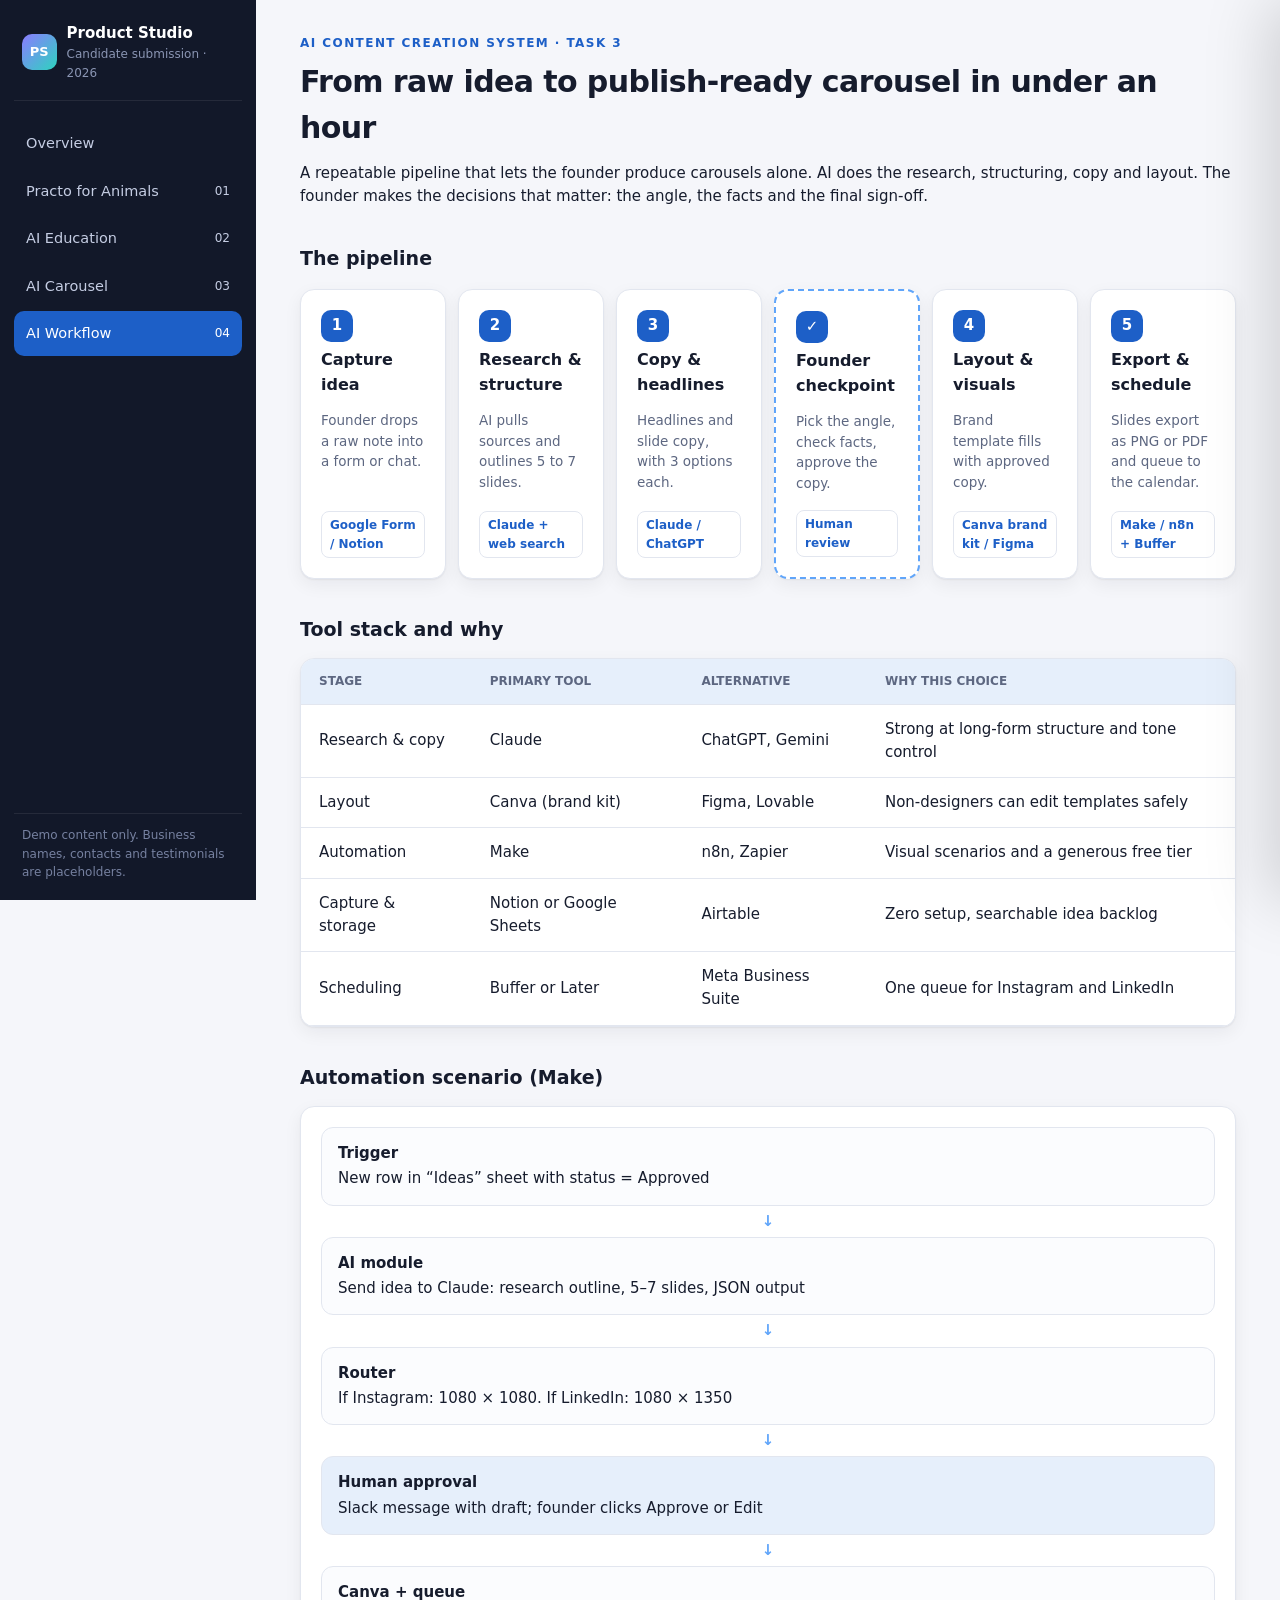
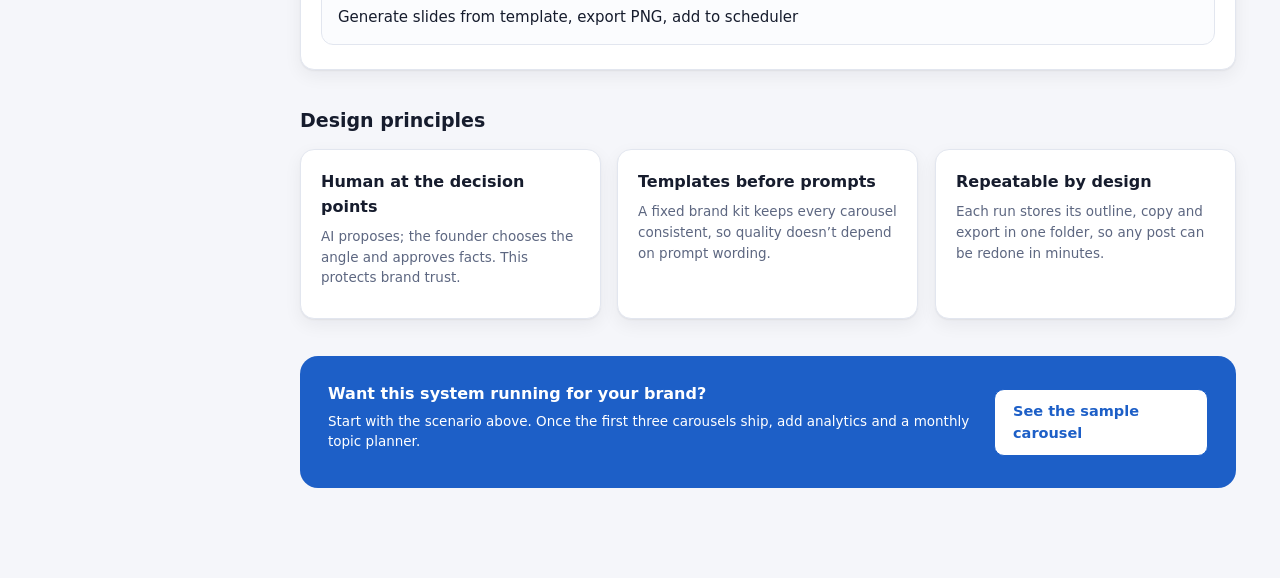
<file: workflow.html>
﻿<!doctype html>
<html lang="en">
<head>
  <meta charset="utf-8">
  <meta name="viewport" content="width=device-width, initial-scale=1">
  <title>AI Workflow · Product Studio</title>
  <meta name="description" content="The AI workflow for creating Instagram and LinkedIn carousels independently.">
  <link rel="stylesheet" href="styles.css">
  <script src="settings.js" defer></script>
  <script src="nav.js" defer></script>
  <script src="effects.js" defer></script>
</head>
<body data-page="workflow">
<a class="skip" href="#main">Skip to content</a>

<header class="topbar">
  <button class="menu-btn" id="menuBtn" aria-controls="sidebar" aria-expanded="false" aria-label="Open navigation"><span></span><span></span><span></span></button>
  <div class="brand"><span class="logo">PS</span><span>Product Studio</span></div>
  <button class="icon-btn" id="settingsBtn" aria-controls="settingsDrawer" aria-expanded="false" aria-label="Open settings">&#9881;</button>
</header>

<div class="scrim" id="scrim" hidden></div>

<aside class="sidebar" id="sidebar" aria-label="Primary">
  <div class="brand"><span class="logo">PS</span><div><strong>Product Studio</strong><small>Candidate submission · 2026</small></div></div>
  <nav>
    <a href="index.html" data-page="overview"><span>Overview</span></a>
    <a href="practo.html" data-page="practo"><span>Practo for Animals</span><small>01</small></a>
    <a href="education.html" data-page="education"><span>AI Education</span><small>02</small></a>
    <a href="carousel.html" data-page="carousel"><span>AI Carousel</span><small>03</small></a>
    <a href="workflow.html" data-page="workflow"><span>AI Workflow</span><small>04</small></a>
  </nav>
  <p class="side-foot">Demo content only. Business names, contacts and testimonials are placeholders.</p>
</aside>

<div class="settings-scrim" id="settingsScrim" hidden></div>
<aside class="settings-drawer" id="settingsDrawer" aria-label="Display settings" aria-hidden="true">
  <div class="settings-head"><h2>Display settings</h2><button class="link-btn" data-settings-close>Close</button></div>
  <p class="muted small">Saved to this browser.</p>
  <div class="setting"><label for="sTheme">Theme</label>
    <select id="sTheme" data-setting="theme"><option value="auto">Auto</option><option value="light">Light</option><option value="dark">Dark</option></select></div>
  <div class="setting"><label for="sAccent">Accent colour</label>
    <select id="sAccent" data-setting="accent"><option value="section">Per-section</option><option value="indigo">Indigo</option><option value="emerald">Emerald</option><option value="violet">Violet</option><option value="coral">Coral</option><option value="blue">Blue</option></select></div>
  <div class="setting"><label for="sDensity">Density</label>
    <select id="sDensity" data-setting="density"><option value="comfortable">Comfortable</option><option value="compact">Compact</option></select></div>
  <div class="setting"><label for="sRadius">Corner radius</label>
    <select id="sRadius" data-setting="radius"><option value="round">Rounded</option><option value="sharp">Sharp</option></select></div>
  <div class="setting"><label for="sFontSize">Base font size</label>
    <select id="sFontSize" data-setting="fontSize"><option value="sm">Small</option><option value="md">Medium</option><option value="lg">Large</option></select></div>
  <div class="setting"><label class="toggle"><input type="checkbox" data-setting="motion" id="sMotion"> <span>Reduce motion</span></label></div>
  <div class="setting"><label class="toggle"><input type="checkbox" data-setting="showHints" id="sHints"> <span>Show helper hints</span></label></div>
  <button class="btn ghost full" data-settings-reset>Reset to defaults</button>
</aside>

<main id="main">
  <p class="eyebrow">AI content creation system · Task 3</p>
  <h1>From raw idea to publish-ready carousel in under an hour</h1>
  <p class="lead">A repeatable pipeline that lets the founder produce carousels alone. AI does the research, structuring, copy and layout. The founder makes the decisions that matter: the angle, the facts and the final sign-off.</p>

  <h2>The pipeline</h2>
  <ol class="pipeline" aria-label="Six-stage workflow">
    <li class="stage"><span class="stage-n">1</span><h3>Capture idea</h3><p class="muted small">Founder drops a raw note into a form or chat.</p><span class="tool">Google Form / Notion</span></li>
    <li class="stage"><span class="stage-n">2</span><h3>Research &amp; structure</h3><p class="muted small">AI pulls sources and outlines 5 to 7 slides.</p><span class="tool">Claude + web search</span></li>
    <li class="stage"><span class="stage-n">3</span><h3>Copy &amp; headlines</h3><p class="muted small">Headlines and slide copy, with 3 options each.</p><span class="tool">Claude / ChatGPT</span></li>
    <li class="stage human"><span class="stage-n">✓</span><h3>Founder checkpoint</h3><p class="muted small">Pick the angle, check facts, approve the copy.</p><span class="tool">Human review</span></li>
    <li class="stage"><span class="stage-n">4</span><h3>Layout &amp; visuals</h3><p class="muted small">Brand template fills with approved copy.</p><span class="tool">Canva brand kit / Figma</span></li>
    <li class="stage"><span class="stage-n">5</span><h3>Export &amp; schedule</h3><p class="muted small">Slides export as PNG or PDF and queue to the calendar.</p><span class="tool">Make / n8n + Buffer</span></li>
  </ol>

  <h2>Tool stack and why</h2>
  <div class="card table-wrap">
    <table>
      <thead><tr><th>Stage</th><th>Primary tool</th><th>Alternative</th><th>Why this choice</th></tr></thead>
      <tbody>
        <tr><td>Research &amp; copy</td><td>Claude</td><td>ChatGPT, Gemini</td><td>Strong at long-form structure and tone control</td></tr>
        <tr><td>Layout</td><td>Canva (brand kit)</td><td>Figma, Lovable</td><td>Non-designers can edit templates safely</td></tr>
        <tr><td>Automation</td><td>Make</td><td>n8n, Zapier</td><td>Visual scenarios and a generous free tier</td></tr>
        <tr><td>Capture &amp; storage</td><td>Notion or Google Sheets</td><td>Airtable</td><td>Zero setup, searchable idea backlog</td></tr>
        <tr><td>Scheduling</td><td>Buffer or Later</td><td>Meta Business Suite</td><td>One queue for Instagram and LinkedIn</td></tr>
      </tbody>
    </table>
  </div>

  <h2>Automation scenario (Make)</h2>
  <div class="card scenario">
    <div class="sc-node"><b>Trigger</b><span>New row in “Ideas” sheet with status = Approved</span></div>
    <div class="sc-arrow">↓</div>
    <div class="sc-node"><b>AI module</b><span>Send idea to Claude: research outline, 5–7 slides, JSON output</span></div>
    <div class="sc-arrow">↓</div>
    <div class="sc-node"><b>Router</b><span>If Instagram: 1080 × 1080. If LinkedIn: 1080 × 1350</span></div>
    <div class="sc-arrow">↓</div>
    <div class="sc-node human-node"><b>Human approval</b><span>Slack message with draft; founder clicks Approve or Edit</span></div>
    <div class="sc-arrow">↓</div>
    <div class="sc-node"><b>Canva + queue</b><span>Generate slides from template, export PNG, add to scheduler</span></div>
  </div>

  <h2>Design principles</h2>
  <div class="grid g3">
    <div class="card"><h3>Human at the decision points</h3><p class="muted small">AI proposes; the founder chooses the angle and approves facts. This protects brand trust.</p></div>
    <div class="card"><h3>Templates before prompts</h3><p class="muted small">A fixed brand kit keeps every carousel consistent, so quality doesn’t depend on prompt wording.</p></div>
    <div class="card"><h3>Repeatable by design</h3><p class="muted small">Each run stores its outline, copy and export in one folder, so any post can be redone in minutes.</p></div>
  </div>

  <div class="cta-band">
    <div>
      <h3>Want this system running for your brand?</h3>
      <p class="small">Start with the scenario above. Once the first three carousels ship, add analytics and a monthly topic planner.</p>
    </div>
    <a class="btn" href="carousel.html">See the sample carousel</a>
  </div>
</main>
</body>
</html>
</file>
<file: styles.css>
﻿/* ============================================================
   PRODUCT STUDIO - FULL CSS RESET WITH 3D EFFECTS
   ============================================================ */

:root {
  --bg: #f5f6fa; --surface: #ffffff; --ink: #161c2d; --muted: #5d6781;
  --line: #e2e6ef; --side: #121829; --side-ink: #c5cde3;
  --accent: #4f46e5; --accent-2: #8b7bff; --accent-soft: #ecebfd;
  --ok: #047857; --err: #b91c1c; --radius: 14px;
  --shadow: 0 1px 2px rgba(16,24,40,.06), 0 6px 18px rgba(16,24,40,.06);
  --shadow-lg: 0 12px 30px rgba(16,24,40,.12);
  --side-w: 256px; --focus: 0 0 0 3px rgba(79,70,229,.35);
  --font-base: 15px;
}

/* Settings-driven overrides */
html[data-fontSize="sm"] { --font-base: 13.5px; }
html[data-fontSize="lg"] { --font-base: 16.5px; }
html[data-radius="sharp"] { --radius: 4px; }
html[data-density="compact"] main { padding: 22px 28px 60px; }
html[data-density="compact"] .card { padding: 14px; }
html[data-density="compact"] .prov { padding: 12px; gap: 12px; }

/* Dark theme */
html[data-theme="dark"] {
  --bg: #0f1420; --surface: #1a2030; --ink: #e6eaf5; --muted: #97a2bd;
  --line: #2a3247; --side: #0b1020; --side-ink: #b8c2db; --accent-soft: #26304a;
}
html[data-theme="dark"] .chip { background: var(--surface); color: var(--ink); }
html[data-theme="dark"] .topbar { background: var(--surface); }
html[data-theme="dark"] th { background: #141a2b; color: var(--muted); }
html[data-theme="dark"] .caption { background: #141a2b; color: var(--ink); }
html[data-theme="dark"] input, html[data-theme="dark"] select, html[data-theme="dark"] textarea { background: #141a2b; border-color: #2a3247; color: var(--ink); }
html[data-theme="dark"] .prov-thumb { background: #26304a; color: var(--accent-2); }

/* Per-page accent */
body[data-page="practo"]    { --accent: #0d7a64; --accent-2: #2fbf9a; --accent-soft: #e2f4ee; }
body[data-page="education"] { --accent: #6d4aff; --accent-2: #c084fc; --accent-soft: #efeafe; }
body[data-page="carousel"]  { --accent: #e8553a; --accent-2: #ffb199; --accent-soft: #fdeee9; }
body[data-page="workflow"]  { --accent: #1d5fc7; --accent-2: #60a5fa; --accent-soft: #e6effb; }

/* Base */
[hidden] { display: none !important; }
*, *::before, *::after { box-sizing: border-box; }
html { scroll-behavior: smooth; }
body {
  margin: 0; min-height: 100vh;
  font-family: Inter, system-ui, sans-serif;
  background: var(--bg); color: var(--ink); line-height: 1.55; font-size: var(--font-base);
}
a { color: var(--accent); text-underline-offset: 3px; }
h1 { font-size: 30px; margin: 6px 0 10px; letter-spacing: -0.02em; }
h2 { font-size: 19px; margin: 36px 0 14px; }
h3 { font-size: 16px; margin: 0 0 6px; }
p { margin: 0 0 10px; }
.muted { color: var(--muted); }
.small { font-size: 13.5px; }
.center { text-align: center; }
.eyebrow { margin: 0; font-size: 12px; font-weight: 700; letter-spacing: .12em; text-transform: uppercase; color: var(--accent); }
.sr { position: absolute; width: 1px; height: 1px; overflow: hidden; clip: rect(0 0 0 0); }
.skip { position: absolute; left: -9999px; top: 8px; background: var(--surface); padding: 8px 12px; border-radius: 8px; z-index: 100; }
.skip:focus { left: 12px; }
:focus-visible { outline: none; box-shadow: var(--focus); border-radius: 8px; }

/* ============================================================
   3D INTERACTIVE ENGINE CSS
   ============================================================ */

/* 1. THE CARDS */
.card, .prov, .stage, .svc, .deliv, .prog {
  background: var(--surface);
  border: 1px solid var(--line);
  border-radius: var(--radius);
  box-shadow: var(--shadow);
  padding: 20px;
  
  /* 3D Setup */
  transform-style: preserve-3d;
  position: relative;
  transition: box-shadow 0.2s ease, border-color 0.2s ease; /* NO transform transition here! */
  will-change: transform;
}

/* 2. THE GLOW SPOTLIGHT */
.card::before, .prov::before, .stage::before, .svc::before, .deliv::before, .prog::before {
  content: "";
  position: absolute;
  inset: 0;
  border-radius: inherit;
  /* Uses the --mouse-x/y set by JS, and the current page's accent color */
  background: radial-gradient(
    circle 180px at var(--mouse-x, -500px) var(--mouse-y, -500px), 
    color-mix(in srgb, var(--accent) 25%, transparent), 
    transparent 70%
  );
  pointer-events: none;
  z-index: 1;
  opacity: 0;
  transition: opacity 0.3s ease;
}
.card:hover::before, .prov:hover::before, .stage:hover::before, .svc:hover::before, .deliv:hover::before, .prog:hover::before {
  opacity: 1;
}

/* 3. THE PARALLAX CHILDREN */
.card > *, .prov > *, .stage > *, .svc > *, .deliv > *, .prog > * {
  position: relative;
  z-index: 2;
  transition: transform 0.1s ease-out;
  transform-style: preserve-3d;
}

/* 4. THE MAGNETIC BUTTONS */
.btn, .chip {
  transform-style: preserve-3d;
  will-change: transform;
  /* Transitions are handled by JS inline styles for the spring effect */
}

/* ============================================================
   LAYOUT & COMPONENTS
   ============================================================ */

/* Sidebar */
.sidebar {
  position: fixed; inset: 0 auto 0 0; width: var(--side-w);
  background: var(--side); color: var(--side-ink);
  display: flex; flex-direction: column; gap: 6px;
  padding: 22px 14px 18px; z-index: 40; overflow-y: auto;
}
.sidebar .brand { padding: 0 8px 18px; border-bottom: 1px solid rgba(255,255,255,.08); margin-bottom: 14px; }
.brand { display: flex; align-items: center; gap: 10px; font-weight: 700; color: #fff; }
.brand small { display: block; font-weight: 400; font-size: 12px; color: #8a95b3; }
.logo { width: 36px; height: 36px; border-radius: 10px; display: grid; place-items: center; background: linear-gradient(135deg,#8b7bff,#2dd4bf); color: #fff; font-weight: 800; font-size: 13px; }
.sidebar nav { display: flex; flex-direction: column; gap: 3px; }
.sidebar nav a { display: flex; justify-content: space-between; align-items: center; gap: 8px; padding: 11px 12px; border-radius: 10px; color: var(--side-ink); text-decoration: none; font-size: 14.5px; }
.sidebar nav a:hover { background: rgba(255,255,255,.07); color: #fff; }
.sidebar nav a[aria-current="page"] { background: var(--accent); color: #fff; }
.side-foot { margin: auto 0 0; padding: 12px 8px 0; font-size: 12px; color: #7681a0; border-top: 1px solid rgba(255,255,255,.08); }

/* Topbar & Main */
.topbar { display: none; position: sticky; top: 0; z-index: 30; align-items: center; gap: 12px; padding: 12px 16px; background: var(--surface); border-bottom: 1px solid var(--line); }
.menu-btn, .icon-btn { width: 42px; height: 42px; border: 1px solid var(--line); border-radius: 10px; background: var(--surface); color: var(--ink); display: flex; align-items: center; justify-content: center; cursor: pointer; }
.menu-btn { flex-direction: column; gap: 4px; }
.menu-btn span { width: 18px; height: 2px; background: currentColor; border-radius: 2px; }
.icon-btn { font-size: 20px; margin-left: auto; }
.scrim { position: fixed; inset: 0; background: rgba(10,14,26,.45); z-index: 35; }
main { margin-left: var(--side-w); padding: 34px 44px 90px; max-width: 1280px; }

/* Settings Drawer */
.settings-scrim { position: fixed; inset: 0; background: rgba(10,14,26,.4); z-index: 60; }
.settings-drawer { position: fixed; top: 0; right: 0; bottom: 0; width: min(360px, 92vw); background: var(--surface); color: var(--ink); border-left: 1px solid var(--line); padding: 22px; overflow-y: auto; z-index: 61; transform: translateX(102%); transition: transform .22s ease; box-shadow: -20px 0 60px rgba(0,0,0,.15); }
.settings-drawer.open { transform: none; }
.settings-head { display: flex; justify-content: space-between; align-items: center; margin-bottom: 8px; }
.settings-head h2 { margin: 0; font-size: 18px; }
.setting { margin: 14px 0; display: grid; gap: 6px; }
.setting select { width: 100%; padding: 9px 11px; border: 1px solid var(--line); border-radius: 9px; background: var(--surface); color: var(--ink); font: inherit; }

/* Buttons */
.btn { display: inline-flex; align-items: center; justify-content: center; gap: 8px; padding: 10px 18px; border-radius: 10px; border: 1px solid var(--accent); background: var(--accent); color: #fff; font-family: inherit; font-size: 14.5px; font-weight: 600; text-decoration: none; cursor: pointer; }
.btn.ghost { background: transparent; color: var(--accent); }
.btn.ghost:hover { background: var(--accent-soft); }
.btn.full { width: 100%; }
.btn.light { background: #fff; color: var(--ink); border-color: #fff; }
.btn.ghost-light { background: rgba(255,255,255,.1); color: #fff; border-color: rgba(255,255,255,.4); }
.link-btn { background: none; border: 0; padding: 0; color: var(--accent); font: inherit; font-weight: 600; cursor: pointer; text-decoration: underline; }

/* Grids */
.grid { display: grid; gap: 16px; }
.g2 { grid-template-columns: repeat(2, minmax(0,1fr)); }
.g3 { grid-template-columns: repeat(3, minmax(0,1fr)); }

/* Hero */
.hero { position: relative; overflow: hidden; border-radius: 22px; color: #fff; padding: 44px; background: linear-gradient(135deg, var(--accent), #0b1020); }
.hero h1 { color: #fff; max-width: 720px; font-size: 34px; margin: 6px 0 10px; }
.hero-lead { color: rgba(255,255,255,.9); font-size: 16.5px; max-width: 640px; margin: 0 0 22px; }
.hero-actions { display: flex; flex-wrap: wrap; gap: 10px; }
.hero-overview { background: linear-gradient(135deg,#4f46e5,#1b1a57 85%); }
.hero-practo { display: grid; grid-template-columns: 1fr 260px; gap: 28px; align-items: end; background: linear-gradient(135deg,#0d7a64,#053a30); }
.hero-edu { display: grid; grid-template-columns: 1.4fr 1fr; gap: 28px; align-items: center; background: linear-gradient(135deg,#6d4aff,#1f1550); }

/* Overview Page */
.deliv { display: flex; flex-direction: column; gap: 8px; text-decoration: none; color: var(--ink); }
.deliv .muted { flex: 1; }
.tag { display: inline-block; font-size: 12px; font-weight: 600; padding: 3px 10px; border-radius: 999px; background: var(--accent-soft); color: var(--accent); width: fit-content; }
.more { font-weight: 600; color: var(--accent); font-size: 14px; }

/* Practo Page */
.searchbar { display: flex; gap: 8px; background: var(--surface); padding: 8px; border-radius: 16px; border: 1px solid var(--line); margin: 16px 0; }
.searchbar input { flex: 1; border: 0; font: inherit; font-size: 16px; padding: 12px 14px; background: transparent; color: var(--ink); outline: none; }
.chips { display: flex; gap: 8px; overflow-x: auto; padding: 2px 2px 14px; }
.chip { flex: 0 0 auto; border: 1px solid var(--line); background: var(--surface); color: var(--ink); padding: 9px 16px; border-radius: 999px; font: inherit; font-size: 14px; font-weight: 600; cursor: pointer; min-height: 44px; }
.chip.is-on { background: var(--accent); border-color: var(--accent); color: #fff; }
.practo-layout { display: grid; grid-template-columns: 280px minmax(0,1fr); gap: 20px; align-items: start; }
.filters-head { display: flex; justify-content: space-between; align-items: center; margin-bottom: 8px; }
.field label { display: block; font-size: 13.5px; font-weight: 600; margin-bottom: 6px; }
input, select, textarea { width: 100%; font: inherit; font-size: 15px; padding: 11px 13px; border-radius: 10px; border: 1px solid var(--line); background: var(--surface); color: var(--ink); }
input:focus, select:focus, textarea:focus { outline: none; border-color: var(--accent); box-shadow: var(--focus); }
.toggles { border: 0; padding: 0; margin: 4px 0 14px; display: grid; gap: 10px; }
.toggle { display: flex; align-items: center; gap: 10px; font-weight: 500; font-size: 14px; cursor: pointer; }
.toggle input { width: 18px; height: 18px; accent-color: var(--accent); }
.callout { background: var(--accent-soft); border-radius: 12px; padding: 12px 14px; font-size: 13px; }
.results-bar { display: flex; justify-content: space-between; align-items: center; gap: 12px; margin-bottom: 12px; }
.provider-grid { display: grid; gap: 14px; }
.prov { display: grid; grid-template-columns: 88px minmax(0,1fr); gap: 18px; }
.prov-thumb { width: 88px; height: 88px; border-radius: 16px; display: grid; place-items: center; background: var(--accent-soft); color: var(--accent); font-size: 30px; font-weight: 700; }
.prov-top { display: flex; justify-content: space-between; align-items: flex-start; }
.rating { font-weight: 700; font-size: 14px; color: var(--accent); }
.meta { display: flex; flex-wrap: wrap; gap: 6px 14px; color: var(--muted); font-size: 13.5px; margin: 6px 0 10px; }
.badges { display: flex; flex-wrap: wrap; gap: 6px; margin-bottom: 10px; }
.badge { font-size: 12px; font-weight: 600; padding: 3px 9px; border-radius: 999px; background: var(--accent-soft); color: var(--accent); }
.prov-actions { display: flex; flex-wrap: wrap; gap: 8px; }
.prov-actions .btn { padding: 8px 14px; font-size: 13.5px; }
.services { grid-template-columns: repeat(3, minmax(0,1fr)); }
.svc { text-align: left; font: inherit; color: var(--ink); cursor: pointer; }
.svc h3 { margin-top: 12px; }
.svc-ico { width: 42px; height: 42px; border-radius: 12px; display: grid; place-items: center; background: var(--accent-soft); color: var(--accent); font-size: 18px; font-weight: 700; }

/* Education Page */
.edu-stats { list-style: none; margin: 0; padding: 0; display: grid; grid-template-columns: 1fr 1fr; gap: 12px; }
.edu-stats li { background: rgba(255,255,255,.12); border-radius: 16px; padding: 18px; }
.edu-stats b { display: block; font-size: 30px; }
.prog { display: flex; flex-direction: column; }
.prog-top { display: flex; justify-content: space-between; margin-bottom: 8px; }
.prog-foot { display: flex; justify-content: space-between; align-items: center; margin-top: 16px; padding-top: 14px; border-top: 1px solid var(--line); }
.journey { list-style: none; padding: 0; display: grid; grid-template-columns: repeat(4, 1fr); gap: 14px; }
.journey li { padding: 18px; border: 1px solid var(--line); border-radius: var(--radius); }
.journey span { display: grid; place-items: center; width: 34px; height: 34px; border-radius: 50%; background: var(--accent); color: #fff; margin-bottom: 12px; }
.form-2 { display: grid; grid-template-columns: 1fr 1fr; gap: 0 14px; }
.err { color: var(--err); font-size: 13px; margin: 5px 0 0; }
.err:empty { display: none; }
.ok { background: #e7f8f1; border: 1px solid #a7e5cb; border-radius: 12px; padding: 14px 16px; margin-top: 14px; }
.ok b { color: var(--ok); }

/* Carousel Page */
.carousel-layout { display: grid; grid-template-columns: minmax(0,1fr) 320px; gap: 24px; }
.slide-frame { aspect-ratio: 1/1; width: 100%; border-radius: 18px; overflow: hidden; background: #141a2b; position: relative; }
.slide { position: absolute; inset: 0; padding: 9%; display: flex; flex-direction: column; justify-content: space-between; color: #fff; }
.slide h4 { margin: 14px 0 0; font-size: 34px; }
.dots { display: flex; gap: 8px; justify-content: center; }
.dots button { width: 12px; height: 12px; border-radius: 999px; border: 0; background: #cdd4e3; cursor: pointer; }
.dots button[aria-current="true"] { background: var(--accent); width: 28px; }
.swatches { display: flex; gap: 10px; }
.swatches span { width: 36px; height: 36px; border-radius: 10px; }

/* Workflow Page */
.pipeline { list-style: none; padding: 0; display: grid; grid-template-columns: repeat(6, 1fr); gap: 12px; }
.stage { display: flex; flex-direction: column; gap: 6px; }
.stage-n { width: 32px; height: 32px; border-radius: 10px; display: grid; place-items: center; background: var(--accent); color: #fff; font-weight: 700; }
.stage.human { border: 2px dashed var(--accent-2); }
.stage .tool { margin-top: auto; font-size: 12px; font-weight: 600; color: var(--accent); background: var(--surface); border: 1px solid var(--line); padding: 4px 8px; border-radius: 8px; width: fit-content; }
.sc-node { border: 1px solid var(--line); border-radius: 12px; padding: 14px 16px; background: #fbfcfe; display: grid; gap: 2px; margin-bottom: 4px; }
.sc-node.human-node { background: var(--accent-soft); }
.sc-arrow { text-align: center; color: var(--accent-2); font-weight: 700; margin: 4px 0; }
.cta-band { background: var(--accent); color: #fff; border-radius: 18px; padding: 26px 28px; display: flex; justify-content: space-between; align-items: center; gap: 20px; margin-top: 36px; }
.cta-band h3 { color: #fff; margin-bottom: 4px; }
.cta-band .btn { background: #fff; color: var(--accent); }

/* Tables & Dialogs */
.table-wrap { overflow-x: auto; padding: 0; }
table { width: 100%; border-collapse: collapse; }
th, td { text-align: left; padding: 13px 18px; border-bottom: 1px solid var(--line); }
th { font-size: 12px; text-transform: uppercase; color: var(--muted); background: var(--accent-soft); }
.dlg { border: 0; border-radius: 18px; width: min(92vw, 480px); background: var(--surface); color: var(--ink); box-shadow: 0 30px 80px rgba(0,0,0,.3); }
.dlg-form { padding: 26px; }
.dlg-actions { display: flex; justify-content: flex-end; gap: 10px; margin-top: 16px; }

/* Responsive */
@media (max-width: 1100px) {
  .practo-layout, .carousel-layout, .enrol-grid { grid-template-columns: 1fr; }
  .pipeline { grid-template-columns: repeat(3, 1fr); }
}
@media (max-width: 900px) {
  .topbar { display: flex; }
  .sidebar { transform: translateX(-102%); transition: transform .25s; }
  .sidebar.open { transform: none; }
  main { margin-left: 0; padding: 22px 18px 80px; }
  .hero-practo, .hero-edu { grid-template-columns: 1fr; }
  .g2, .g3, .programmes, .services { grid-template-columns: repeat(2, 1fr); }
  .pipeline { grid-template-columns: repeat(2, 1fr); }
}
@media (max-width: 600px) {
  .g2, .g3, .programmes, .services, .journey, .pipeline { grid-template-columns: 1fr; }
  .form-2 { grid-template-columns: 1fr; }
  .prov { grid-template-columns: 1fr; }
  .searchbar { flex-wrap: wrap; }
}

/* ============================================================
   FINAL HOVER FIX
   ============================================================ */
   
/* Force the glow to ignore mouse events so the card can tilt */
.card::before, .prov::before, .stage::before, .svc::before, .deliv::before, .prog::before {
  pointer-events: none !important;
}

/* Ensure children float above and don't block the card's mouse detection */
.card > *, .prov > *, .stage > *, .svc > *, .deliv > *, .prog > * {
  pointer-events: auto;
  transform-style: preserve-3d;
}

/* Remove the red outline from your test */
.card, .prov, .stage, .svc, .deliv, .prog {
  box-shadow: var(--shadow) !important;
}

/* Dark mode text visibility fix for the hero button */
html[data-theme="dark"] .btn.light {
  background: rgba(255, 255, 255, 0.15) !important;
  color: #ffffff !important;
  border-color: rgba(255, 255, 255, 0.4) !important;
}

/* ============================================================
   HERO BANNER 3D EFFECTS
   ============================================================ */

/* Set up the hero for 3D */
.hero {
  transform-style: preserve-3d;
  transition: box-shadow 0.2s ease, border-color 0.2s ease;
  position: relative;
  overflow: hidden !important; /* Keep the glow inside the rounded corners */
}

/* The glow layer for the hero */
.hero::before {
  content: "";
  position: absolute;
  inset: 0;
  border-radius: inherit;
  background: radial-gradient(
    circle 400px at var(--mouse-x, -500px) var(--mouse-y, -500px), 
    rgba(255, 255, 255, 0.15), /* Soft white spotlight for the colorful hero */
    transparent 60%
  );
  pointer-events: none !important;
  z-index: 1;
  opacity: 0;
  transition: opacity 0.3s ease;
}

/* Show the glow on hover */
.hero:hover::before {
  opacity: 1;
}

/* Ensure text stays above the glow and floats */
.hero > * {
  position: relative;
  z-index: 2;
  transition: transform 0.1s ease-out;
}

/* Keep the background gradient from clipping the text */
.hero::after {
  z-index: 0;
}

/* ============================================================
   FINAL GITHUB-PUSH POLISH
   ============================================================ */

/* 1. Ensure the light button is visible on the dark hero */
html[data-theme="dark"] .btn.light,
html[data-theme="auto"] .btn.light {
  background: rgba(255, 255, 255, 0.15) !important;
  color: #ffffff !important;
  border-color: rgba(255, 255, 255, 0.4) !important;
}

html[data-theme="dark"] .btn.light:hover,
html[data-theme="auto"] .btn.light:hover {
  background: rgba(255, 255, 255, 0.25) !important;
}

/* 2. Fix the "Open settings" button in dark mode */
html[data-theme="dark"] #openSettings {
  background: var(--accent);
  color: #fff;
}

/* 3. Ensure the tag text inside cards is readable */
html[data-theme="dark"] .tag {
  background: rgba(139, 123, 255, 0.15) !important;
  color: #c4b5fd !important;
}
</file>
